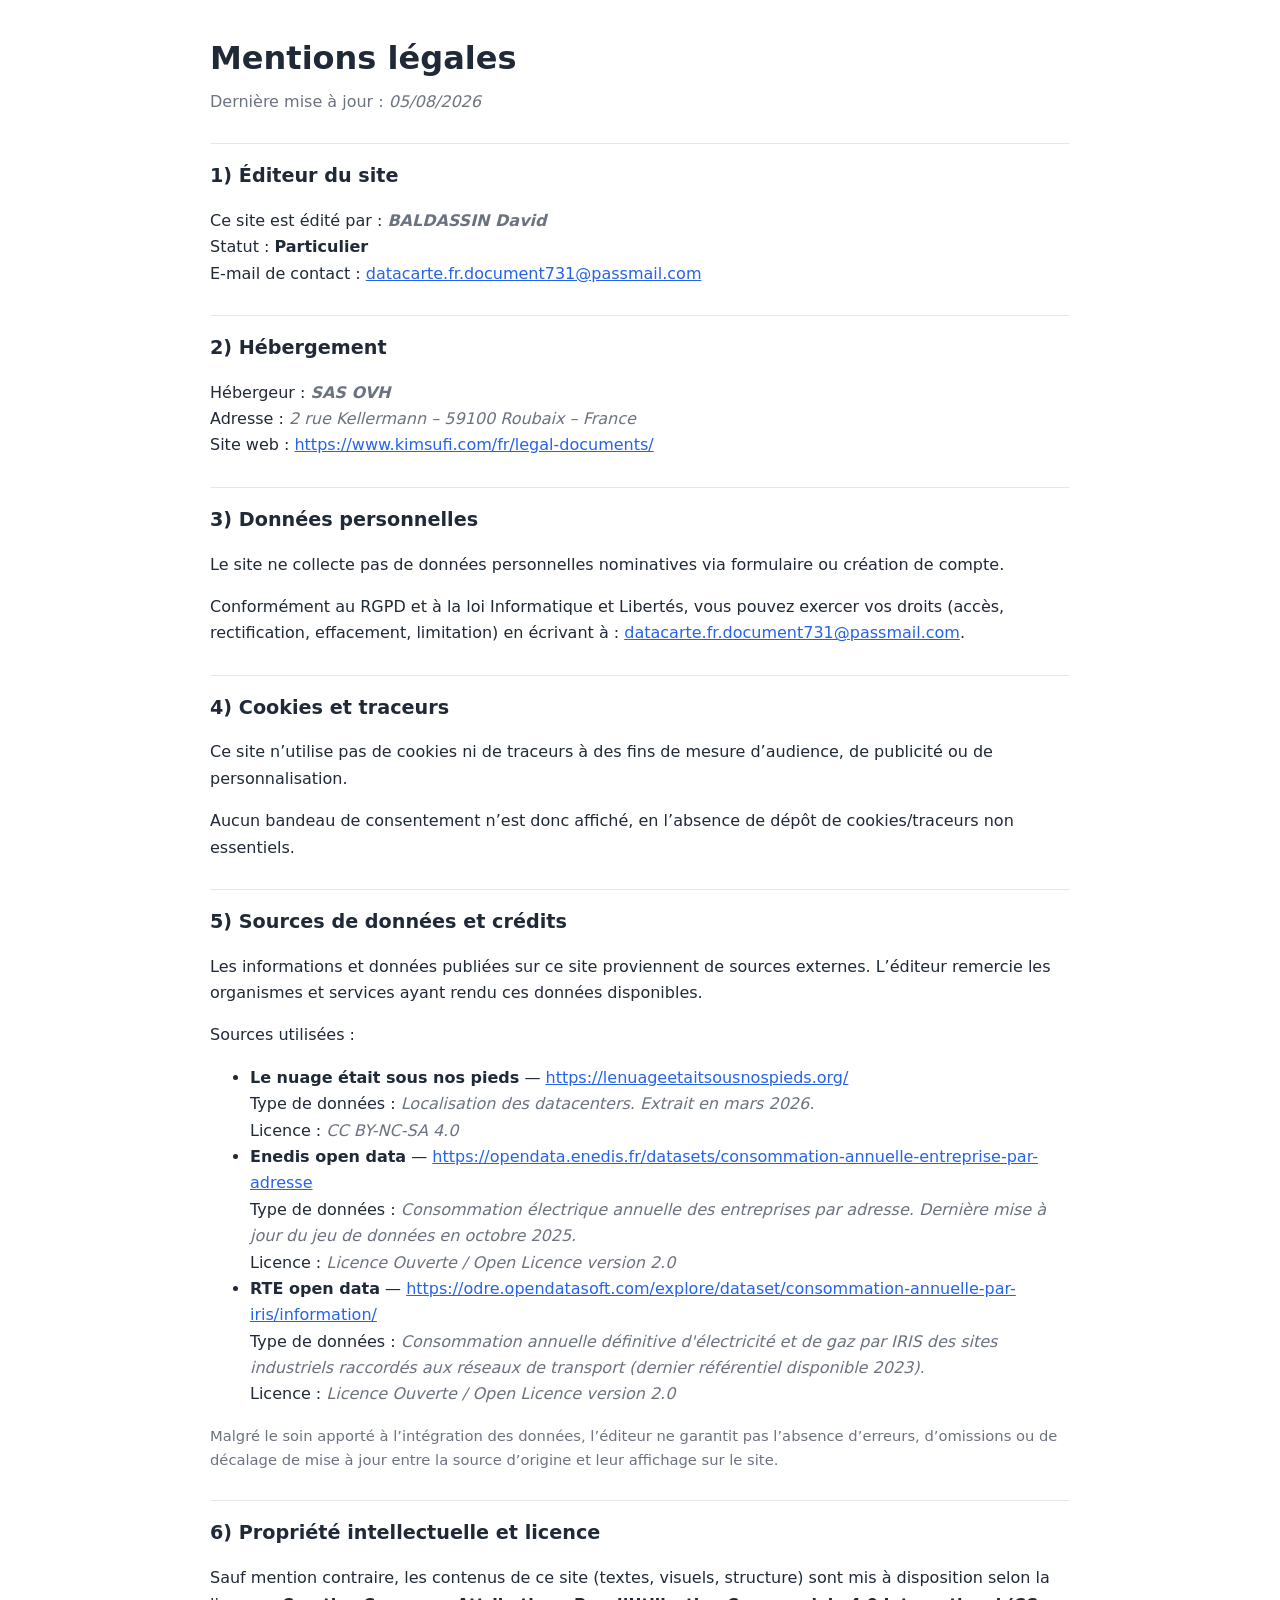
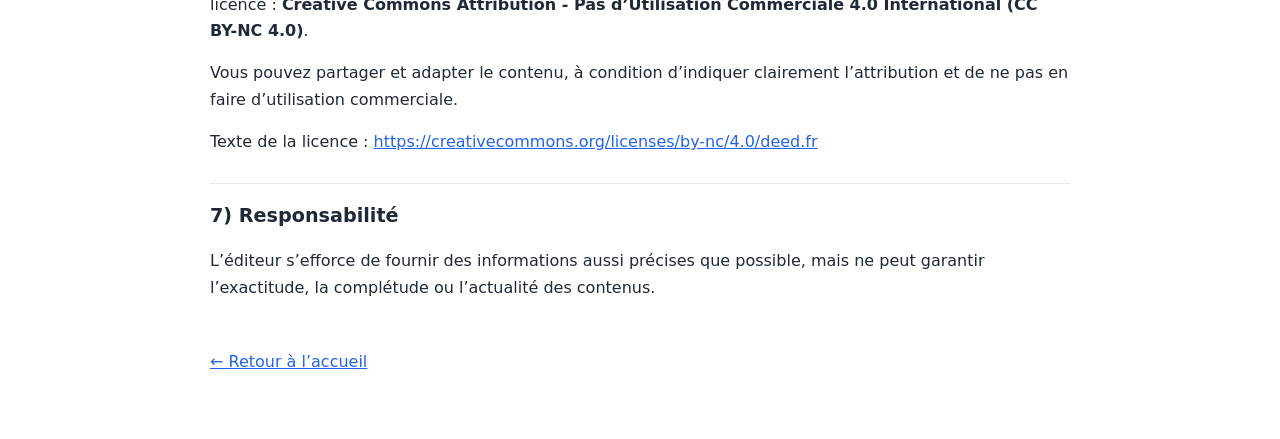
<file: www/mentions-legales.html>
<!doctype html>
<html lang="fr">
  <head>
    <meta charset="UTF-8" />
    <meta name="viewport" content="width=device-width, initial-scale=1.0" />
    <title>Mentions légales – datacarte</title>
    <meta
      name="description"
      content="Mentions légales du site datacarte : éditeur, hébergement, données personnelles, cookies, propriété intellectuelle."
      />
    <style>
      :root {
          --text: #1f2937;
          --muted: #6b7280;
          --bg: #ffffff;
          --border: #e5e7eb;
          --link: #2563eb;
      }

      body {
          margin: 0;
          font-family: system-ui, -apple-system, Segoe UI, Roboto, Helvetica, Arial, sans-serif;
          color: var(--text);
          background: var(--bg);
          line-height: 1.65;
      }

      .container {
          max-width: 860px;
          margin: 0 auto;
          padding: 2rem 1rem 4rem;
      }

      h1 {
          margin-top: 0;
          margin-bottom: 0.25rem;
          font-size: 2rem;
      }

      .subtitle {
          margin-top: 0;
          color: var(--muted);
      }

      section {
          margin-top: 1.75rem;
          padding-top: 1rem;
          border-top: 1px solid var(--border);
      }

      h2 {
          margin: 0 0 0.5rem 0;
          font-size: 1.2rem;
      }

      a {
          color: var(--link);
      }

      .placeholder {
          color: var(--muted);
          font-style: italic;
      }

      .back-link {
          display: inline-block;
          margin-top: 2rem;
      }

      .small {
          font-size: 0.92rem;
          color: var(--muted);
      }

      code {
          background: #f3f4f6;
          padding: 0.1rem 0.3rem;
          border-radius: 4px;
      }
    </style>
  </head>
  <body>
    <main class="container">
      <h1>Mentions légales</h1>
      <p class="subtitle">Dernière mise à jour : <span class="placeholder">05/08/2026</span></p>

      <section aria-labelledby="editeur">
        <h2 id="editeur">1) Éditeur du site</h2>
        <p>
          Ce site est édité par : <strong><span class="placeholder">BALDASSIN David</span></strong><br />
          Statut : <strong>Particulier</strong><br />
          E-mail de contact : <a href="mailto:datacarte.fr.document731@passmail.com">datacarte.fr.document731@passmail.com</a><br />
        </p>
      </section>

      <section aria-labelledby="hebergeur">
        <h2 id="hebergeur">2) Hébergement</h2>
        <p>
          Hébergeur : <strong><span class="placeholder">SAS OVH</span></strong><br />
          Adresse : <span class="placeholder">2 rue Kellermann – 59100 Roubaix – France</span><br />
          Site web : <a href="https://www.kimsufi.com/fr/legal-documents/">https://www.kimsufi.com/fr/legal-documents/</a>
        </p>
      </section>

      <section aria-labelledby="donnees">
        <h2 id="donnees">3) Données personnelles</h2>
        <p>
          Le site ne collecte pas de données personnelles nominatives via formulaire ou création de compte.
        </p>
        <p>
          Conformément au RGPD et à la loi Informatique et Libertés, vous pouvez exercer vos droits
          (accès, rectification, effacement, limitation) en écrivant à :
          <a href="mailto:datacarte.fr.document731@passmail.com">datacarte.fr.document731@passmail.com</a>.
        </p>
      </section>

      <section aria-labelledby="cookies">
        <h2 id="cookies">4) Cookies et traceurs</h2>
        <p>
          Ce site n’utilise pas de cookies ni de traceurs à des fins de mesure d’audience, de publicité
          ou de personnalisation.
        </p>
        <p>
          Aucun bandeau de consentement n’est donc affiché, en l’absence de dépôt de cookies/traceurs non essentiels.
        </p>
      </section>

      <section aria-labelledby="sources">
        <h2 id="sources">5) Sources de données et crédits</h2>
        <p>
          Les informations et données publiées sur ce site proviennent de sources externes.
          L’éditeur remercie les organismes et services ayant rendu ces données disponibles.
        </p>

        <p>
          Sources utilisées :
        </p>
        <ul>
          <li>
            <strong>Le nuage était sous nos pieds</strong> —
            <a href="https://lenuageetaitsousnospieds.org/" rel="noopener noreferrer">https://lenuageetaitsousnospieds.org/</a><br />
            Type de données : <span class="placeholder">Localisation des datacenters. Extrait en mars 2026.</span><br />
            Licence : <span class="placeholder">CC BY-NC-SA 4.0</span>
          </li>
          <li>
            <strong>Enedis open data</strong> —
            <a href="https://opendata.enedis.fr/datasets/consommation-annuelle-entreprise-par-adresse" rel="noopener noreferrer">https://opendata.enedis.fr/datasets/consommation-annuelle-entreprise-par-adresse</a><br />
            Type de données : <span class="placeholder">Consommation électrique annuelle des entreprises par adresse. Dernière mise à jour du jeu de données en octobre 2025.</span><br />
            Licence : <span class="placeholder">Licence Ouverte / Open Licence version 2.0</span>
          </li>
          <li>
            <strong>RTE open data</strong> —
            <a href="https://odre.opendatasoft.com/explore/dataset/consommation-annuelle-par-iris/information/" rel="noopener noreferrer">https://odre.opendatasoft.com/explore/dataset/consommation-annuelle-par-iris/information/</a><br />
            Type de données : <span class="placeholder">Consommation annuelle définitive d'électricité et de gaz par IRIS des sites industriels raccordés aux réseaux de transport (dernier référentiel disponible 2023). </span><br />
            Licence : <span class="placeholder">Licence Ouverte / Open Licence version 2.0</span>
          </li>
        </ul>

        <p class="small">
          Malgré le soin apporté à l’intégration des données, l’éditeur ne garantit pas l’absence d’erreurs,
          d’omissions ou de décalage de mise à jour entre la source d’origine et leur affichage sur le site.
        </p>
      </section>

      <section aria-labelledby="propriete">
        <h2 id="propriete">6) Propriété intellectuelle et licence</h2>
        <p>
          Sauf mention contraire, les contenus de ce site (textes, visuels, structure) sont mis à disposition
          selon la licence :
          <strong>Creative Commons Attribution - Pas d’Utilisation Commerciale 4.0 International (CC BY-NC 4.0)</strong>.
        </p>
        <p>
          Vous pouvez partager et adapter le contenu, à condition d’indiquer clairement l’attribution
          et de ne pas en faire d’utilisation commerciale.
        </p>
        <p>
          Texte de la licence :
          <a href="https://creativecommons.org/licenses/by-nc/4.0/deed.fr" rel="license noopener noreferrer">
            https://creativecommons.org/licenses/by-nc/4.0/deed.fr
          </a>
        </p>
      </section>

      <section aria-labelledby="responsabilite">
        <h2 id="responsabilite">7) Responsabilité</h2>
        <p>
          L’éditeur s’efforce de fournir des informations aussi précises que possible, mais ne peut garantir
          l’exactitude, la complétude ou l’actualité des contenus.
        </p>
      </section>

      <a class="back-link" href="./index.html">← Retour à l’accueil</a>
    </main>
  </body>
</html>
</file>
